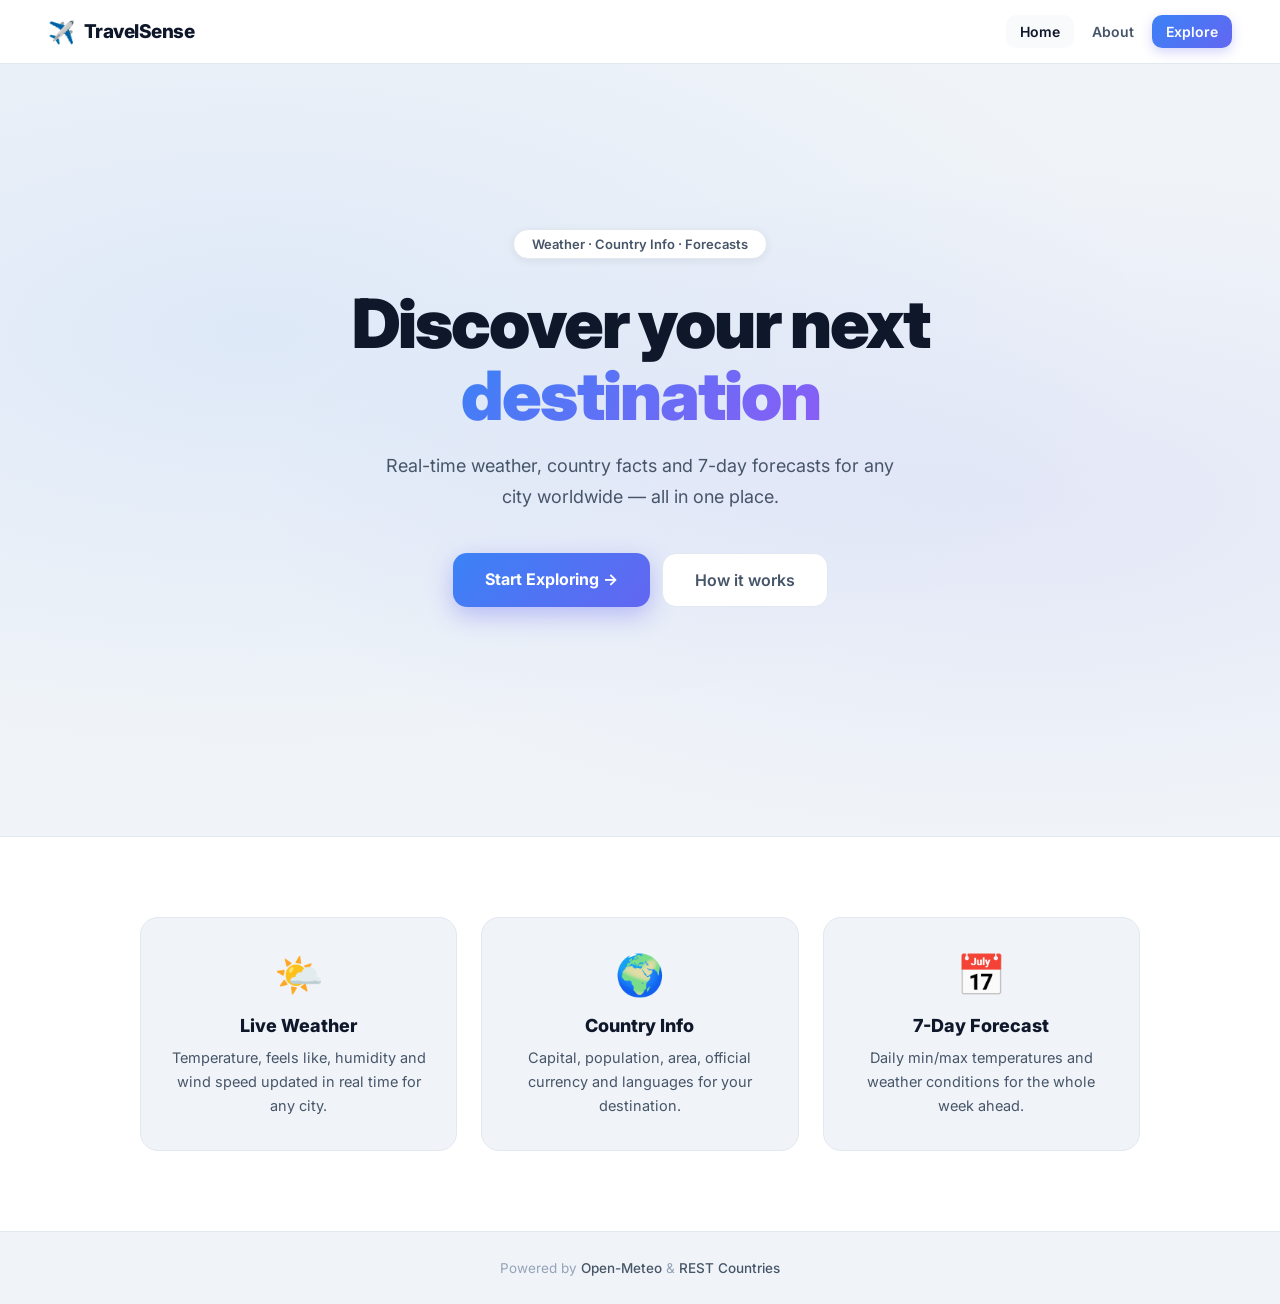
<file: index.html>
<!DOCTYPE html>
<html lang="en">
<head>
  <meta charset="UTF-8" />
  <meta name="viewport" content="width=device-width, initial-scale=1.0" />
  <title>TravelSense — Weather &amp; Destination Guide</title>
  <link rel="preconnect" href="https://fonts.googleapis.com">
  <link href="https://fonts.googleapis.com/css2?family=Inter:wght@400;500;600;700;800;900&display=swap" rel="stylesheet">
  <link rel="stylesheet" href="style.css" />
</head>
<body>
  <nav class="navbar">
    <a class="nav-brand" href="index.html">
      <span class="nav-icon">✈️</span>
      TravelSense
    </a>
    <div class="nav-links">
      <a href="index.html" class="nav-link nav-link-active">Home</a>
      <a href="about.html" class="nav-link">About</a>
      <a href="app.html" class="nav-link nav-cta">Explore</a>
    </div>
  </nav>

  <header class="land-hero">
    <div class="land-hero-inner">
      <div class="land-badge">Weather · Country Info · Forecasts</div>
      <h1 class="land-title">Discover your next <span class="accent">destination</span></h1>
      <p class="land-sub">Real-time weather, country facts and 7-day forecasts for any city worldwide — all in one place.</p>
      <div class="land-cta">
        <a href="app.html" class="btn-primary">Start Exploring →</a>
        <a href="about.html" class="btn-ghost">How it works</a>
      </div>
    </div>
  </header>

  <section class="features">
    <div class="features-inner">
      <div class="feature-card">
        <div class="feature-icon">🌤️</div>
        <h3>Live Weather</h3>
        <p>Temperature, feels like, humidity and wind speed updated in real time for any city.</p>
      </div>
      <div class="feature-card">
        <div class="feature-icon">🌍</div>
        <h3>Country Info</h3>
        <p>Capital, population, area, official currency and languages for your destination.</p>
      </div>
      <div class="feature-card">
        <div class="feature-icon">📅</div>
        <h3>7-Day Forecast</h3>
        <p>Daily min/max temperatures and weather conditions for the whole week ahead.</p>
      </div>
    </div>
  </section>

  <footer class="footer">
    <p>Powered by <a href="https://open-meteo.com" target="_blank">Open-Meteo</a> &amp; <a href="https://restcountries.com" target="_blank">REST Countries</a></p>
  </footer>
</body>
</html>
</file>
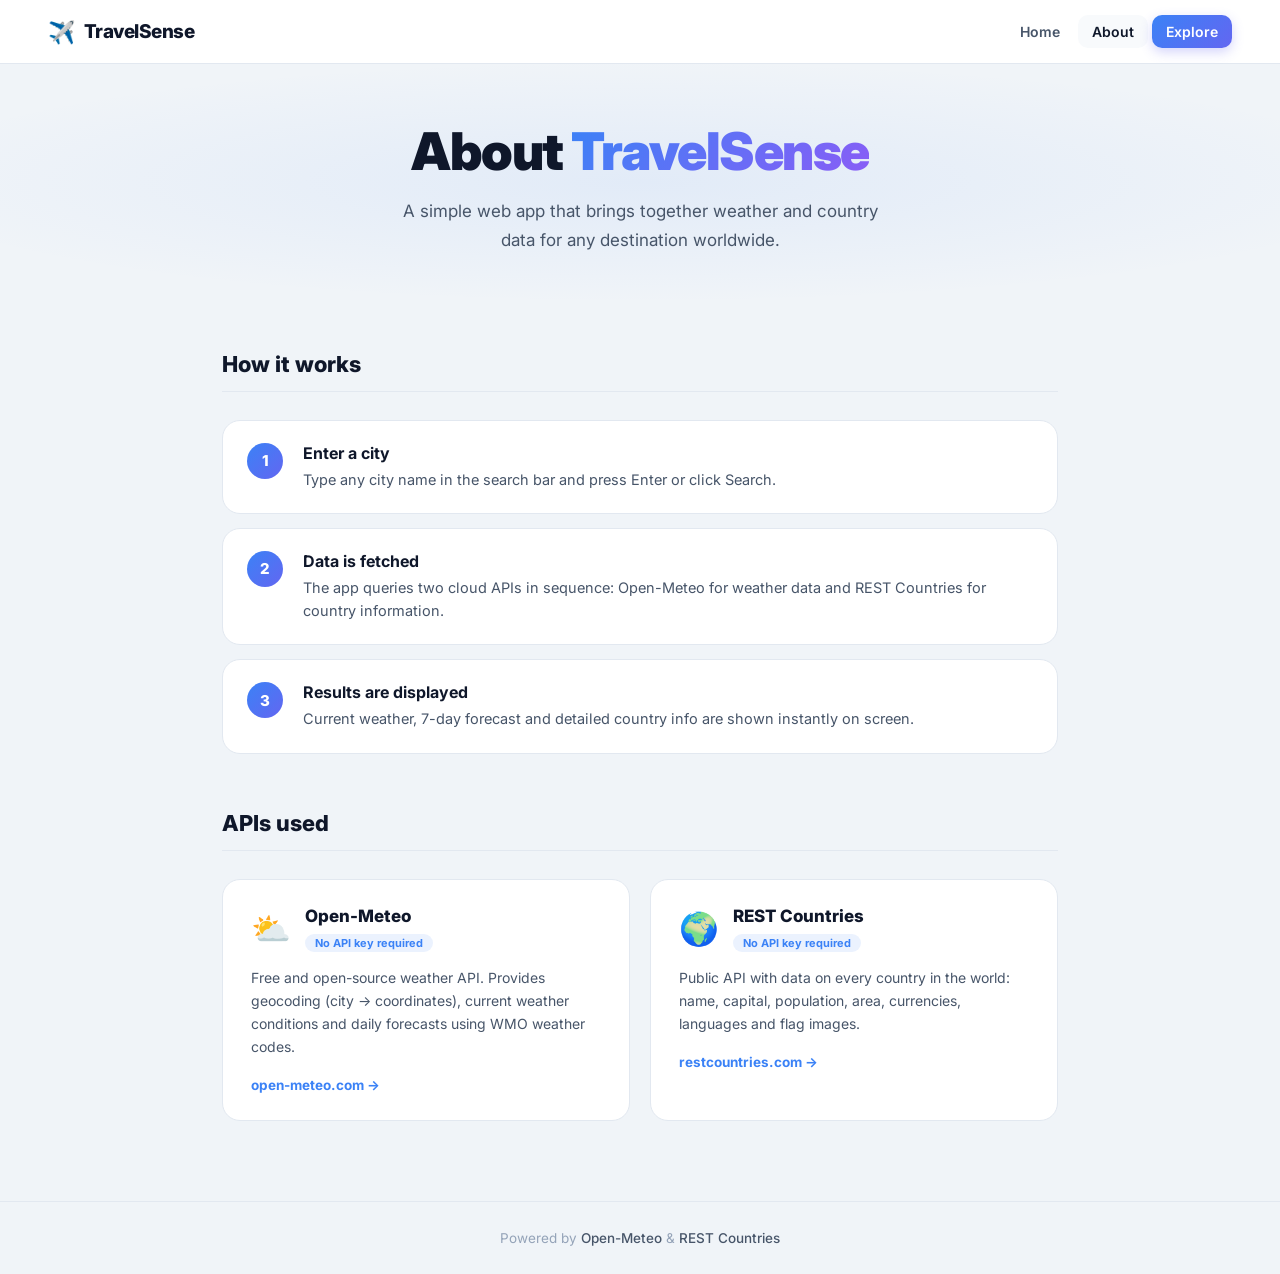
<file: about.html>
<!DOCTYPE html>
<html lang="en">
<head>
  <meta charset="UTF-8" />
  <meta name="viewport" content="width=device-width, initial-scale=1.0" />
  <title>About — TravelSense</title>
  <link rel="preconnect" href="https://fonts.googleapis.com">
  <link href="https://fonts.googleapis.com/css2?family=Inter:wght@400;500;600;700;800;900&display=swap" rel="stylesheet">
  <link rel="stylesheet" href="style.css" />
</head>
<body>
  <nav class="navbar">
    <a class="nav-brand" href="index.html">
      <span class="nav-icon">✈️</span>
      TravelSense
    </a>
    <div class="nav-links">
      <a href="index.html" class="nav-link">Home</a>
      <a href="about.html" class="nav-link nav-link-active">About</a>
      <a href="app.html" class="nav-link nav-cta">Explore</a>
    </div>
  </nav>

  <header class="page-header">
    <h1>About <span class="accent">TravelSense</span></h1>
    <p>A simple web app that brings together weather and country data for any destination worldwide.</p>
  </header>

  <main class="about-main">

    <section class="about-section">
      <h2>How it works</h2>
      <div class="steps">
        <div class="step">
          <div class="step-num">1</div>
          <div>
            <h4>Enter a city</h4>
            <p>Type any city name in the search bar and press Enter or click Search.</p>
          </div>
        </div>
        <div class="step">
          <div class="step-num">2</div>
          <div>
            <h4>Data is fetched</h4>
            <p>The app queries two cloud APIs in sequence: Open-Meteo for weather data and REST Countries for country information.</p>
          </div>
        </div>
        <div class="step">
          <div class="step-num">3</div>
          <div>
            <h4>Results are displayed</h4>
            <p>Current weather, 7-day forecast and detailed country info are shown instantly on screen.</p>
          </div>
        </div>
      </div>
    </section>

    <section class="about-section">
      <h2>APIs used</h2>
      <div class="api-cards">
        <div class="api-card">
          <div class="api-header">
            <span class="api-icon">⛅</span>
            <div>
              <h3>Open-Meteo</h3>
              <span class="api-tag">No API key required</span>
            </div>
          </div>
          <p>Free and open-source weather API. Provides geocoding (city → coordinates), current weather conditions and daily forecasts using WMO weather codes.</p>
          <a href="https://open-meteo.com" target="_blank" class="api-link">open-meteo.com →</a>
        </div>
        <div class="api-card">
          <div class="api-header">
            <span class="api-icon">🌍</span>
            <div>
              <h3>REST Countries</h3>
              <span class="api-tag">No API key required</span>
            </div>
          </div>
          <p>Public API with data on every country in the world: name, capital, population, area, currencies, languages and flag images.</p>
          <a href="https://restcountries.com" target="_blank" class="api-link">restcountries.com →</a>
        </div>
      </div>
    </section>

  </main>

  <footer class="footer">
    <p>Powered by <a href="https://open-meteo.com" target="_blank">Open-Meteo</a> &amp; <a href="https://restcountries.com" target="_blank">REST Countries</a></p>
  </footer>
</body>
</html>
</file>
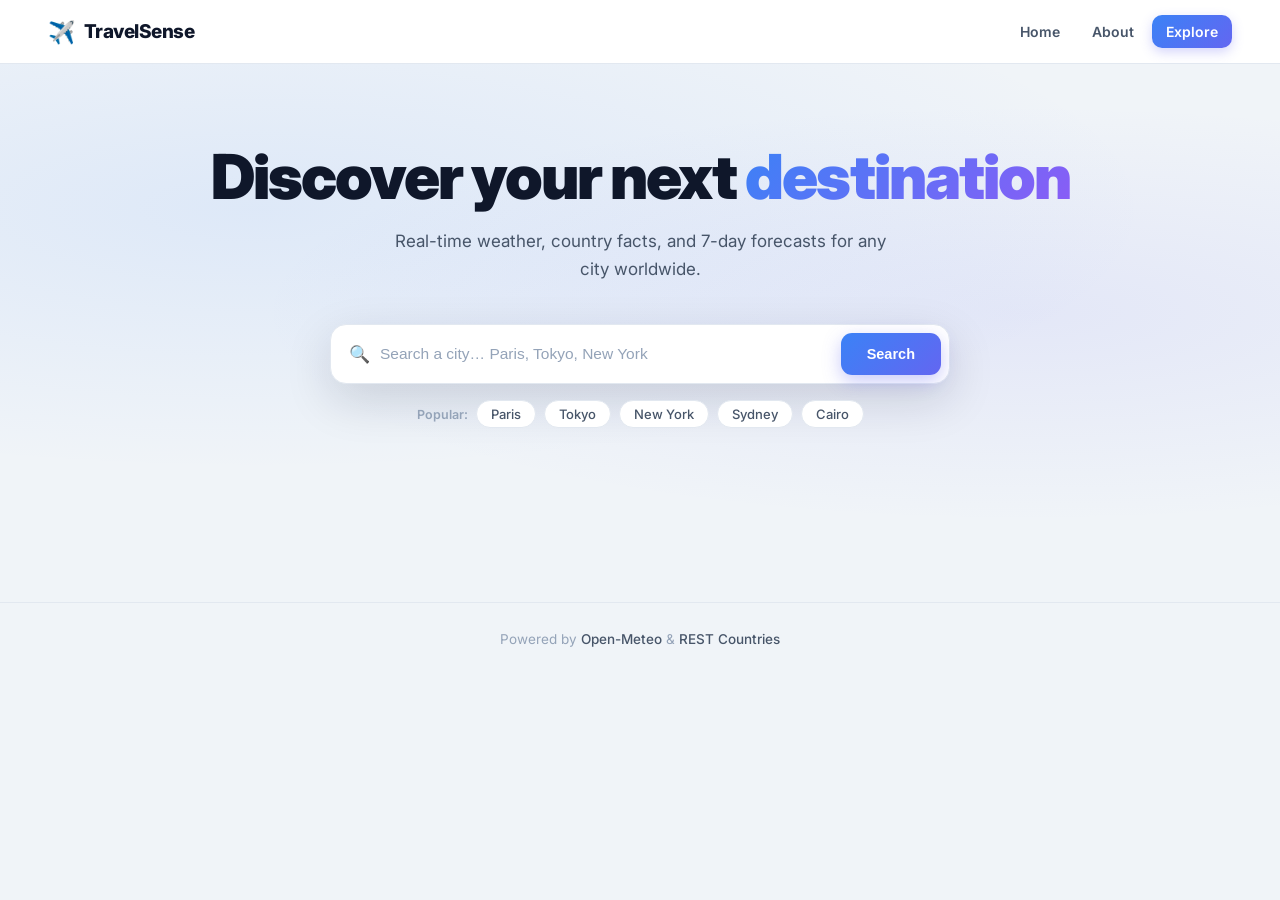
<file: app.html>
<!DOCTYPE html>
<html lang="en">
<head>
  <meta charset="UTF-8" />
  <meta name="viewport" content="width=device-width, initial-scale=1.0" />
  <title>TravelSense — Explore</title>
  <link rel="preconnect" href="https://fonts.googleapis.com">
  <link href="https://fonts.googleapis.com/css2?family=Inter:wght@400;500;600;700;800;900&display=swap" rel="stylesheet">
  <link rel="stylesheet" href="style.css" />
</head>
<body>
  <nav class="navbar">
    <a class="nav-brand" href="index.html">
      <span class="nav-icon">✈️</span>
      TravelSense
    </a>
    <div class="nav-links">
      <a href="index.html" class="nav-link">Home</a>
      <a href="about.html" class="nav-link">About</a>
      <a href="app.html" class="nav-link nav-cta active-cta">Explore</a>
    </div>
  </nav>

  <header class="hero">
    <h1 class="hero-title">Discover your next <span class="accent">destination</span></h1>
    <p class="hero-sub">Real-time weather, country facts, and 7-day forecasts for any city worldwide.</p>

    <div class="search-wrap">
      <div class="search-box">
        <span class="search-icon">🔍</span>
        <input type="text" id="cityInput" placeholder="Search a city… Paris, Tokyo, New York" autocomplete="off" />
        <button id="searchBtn" onclick="getTravelInfo()">Search</button>
      </div>
    </div>

    <div class="chip-row" id="suggestions">
      <span class="chip-label">Popular:</span>
      <span class="chip" onclick="searchCity('Paris')">Paris</span>
      <span class="chip" onclick="searchCity('Tokyo')">Tokyo</span>
      <span class="chip" onclick="searchCity('New York')">New York</span>
      <span class="chip" onclick="searchCity('Sydney')">Sydney</span>
      <span class="chip" onclick="searchCity('Cairo')">Cairo</span>
    </div>
  </header>

  <main id="main">
    <div id="loading" class="loading hidden">
      <div class="spinner"></div>
      <p>Fetching destination data…</p>
    </div>
    <div id="errorBox" class="error-box hidden"></div>
    <div id="result" class="result-grid hidden"></div>
  </main>

  <footer class="footer">
    <p>Powered by <a href="https://open-meteo.com" target="_blank">Open-Meteo</a> &amp; <a href="https://restcountries.com" target="_blank">REST Countries</a></p>
  </footer>

  <script src="script.js"></script>
</body>
</html>
</file>
<file: style.css>
/* ── Variables ──────────────────────────────────── */
:root {
  --bg:       #f0f4f8;
  --surface:  #ffffff;
  --surface2: #f8fafc;
  --border:   #e2e8f0;
  --text:     #0f172a;
  --text2:    #475569;
  --text3:    #94a3b8;
  --accent:   #3b82f6;
  --accent2:  #6366f1;
  --shadow:   rgba(15, 23, 42, 0.07);
  --shadow2:  rgba(15, 23, 42, 0.14);
  --r:        18px;
}

/* ── Reset ──────────────────────────────────────── */
*, *::before, *::after { box-sizing: border-box; margin: 0; padding: 0; }
html { scroll-behavior: smooth; }
body {
  font-family: 'Inter', -apple-system, sans-serif;
  background: var(--bg);
  color: var(--text);
  min-height: 100vh;
  transition: background .3s, color .3s;
}

/* ── Navbar ─────────────────────────────────────── */
.navbar {
  position: fixed; top: 0; left: 0; right: 0; z-index: 50;
  height: 64px;
  display: flex; align-items: center; justify-content: space-between;
  padding: 0 48px;
  background: var(--surface);
  border-bottom: 1px solid var(--border);
  backdrop-filter: blur(12px);
}
.nav-brand {
  font-size: 19px; font-weight: 800; letter-spacing: -.5px;
  display: flex; align-items: center; gap: 9px; color: var(--text);
  text-decoration: none;
}
.nav-links {
  display: flex; align-items: center; gap: 4px;
}
.nav-link {
  font-size: 14px; font-weight: 600; color: var(--text2);
  text-decoration: none; padding: 8px 14px; border-radius: 10px;
  transition: color .15s, background .15s;
}
.nav-link:hover   { color: var(--text); background: var(--surface2); }
.nav-link-active  { color: var(--text); background: var(--surface2); }
.nav-cta {
  background: linear-gradient(135deg, var(--accent), var(--accent2));
  color: #fff !important;
  box-shadow: 0 4px 12px rgba(99,102,241,.28);
}
.nav-cta:hover { opacity: .88; background: linear-gradient(135deg, var(--accent), var(--accent2)); }
.nav-icon { font-size: 22px; }


/* ── Hero ───────────────────────────────────────── */
.hero {
  min-height: 58vh;
  display: flex; flex-direction: column;
  align-items: center; justify-content: center;
  padding: 110px 24px 60px;
  text-align: center;
  background:
    radial-gradient(ellipse 70% 50% at 20% 40%, rgba(59,130,246,.10), transparent),
    radial-gradient(ellipse 60% 40% at 80% 60%, rgba(99,102,241,.09), transparent),
    var(--bg);
}
.hero-title {
  font-size: clamp(34px, 5.5vw, 62px);
  font-weight: 900; letter-spacing: -2px; line-height: 1.08;
  margin-bottom: 16px; color: var(--text);
}
.accent {
  background: linear-gradient(135deg, #3b82f6, #8b5cf6);
  -webkit-background-clip: text;
  -webkit-text-fill-color: transparent;
  background-clip: text;
}
.hero-sub {
  font-size: 17px; color: var(--text2); line-height: 1.7;
  max-width: 520px; margin-bottom: 40px;
}

/* ── Search ─────────────────────────────────────── */
.search-wrap { width: 100%; max-width: 620px; }
.search-box {
  display: flex; align-items: center; gap: 10px;
  background: var(--surface);
  border: 1.5px solid var(--border); border-radius: 16px;
  padding: 8px 8px 8px 18px;
  box-shadow: 0 16px 48px var(--shadow2);
  transition: border-color .2s, box-shadow .2s;
}
.search-box:focus-within {
  border-color: var(--accent);
  box-shadow: 0 16px 48px var(--shadow2), 0 0 0 4px rgba(59,130,246,.15);
}
.search-icon { font-size: 17px; flex-shrink: 0; }
input {
  flex: 1; border: none; background: transparent;
  font-size: 15.5px; color: var(--text); outline: none; padding: 10px 0;
}
input::placeholder { color: var(--text3); }

#searchBtn {
  flex-shrink: 0; border: none; border-radius: 11px;
  padding: 13px 26px;
  background: linear-gradient(135deg, var(--accent), var(--accent2));
  color: #fff; font-size: 14.5px; font-weight: 700; cursor: pointer;
  box-shadow: 0 6px 18px rgba(99,102,241,.35);
  transition: transform .15s, box-shadow .15s;
}
#searchBtn:hover  { transform: translateY(-1px); box-shadow: 0 10px 24px rgba(99,102,241,.45); }
#searchBtn:active { transform: translateY(0); }
#searchBtn:disabled { opacity: .65; cursor: not-allowed; transform: none; }

/* ── Chips ──────────────────────────────────────── */
.chip-row {
  display: flex; flex-wrap: wrap;
  justify-content: center; align-items: center;
  gap: 8px; margin-top: 16px;
}
.chip-label { font-size: 12.5px; font-weight: 600; color: var(--text3); }
.chip {
  background: var(--surface);
  border: 1px solid var(--border); border-radius: 999px;
  padding: 5px 14px; font-size: 13px; font-weight: 500; color: var(--text2);
  cursor: pointer; transition: all .15s;
}
.chip:hover { background: var(--accent); color: #fff; border-color: var(--accent); }

/* ── Main ───────────────────────────────────────── */
#main { padding: 0 32px 80px; max-width: 1180px; margin: 0 auto; }
.hidden { display: none !important; }

/* ── Loading ─────────────────────────────────────── */
.loading { text-align: center; padding: 64px 0; color: var(--text2); }
.spinner {
  width: 42px; height: 42px; border-radius: 50%;
  border: 3px solid var(--border); border-top-color: var(--accent);
  animation: spin .75s linear infinite;
  margin: 0 auto 18px;
}
@keyframes spin { to { transform: rotate(360deg); } }

/* ── Error ───────────────────────────────────────── */
.error-box {
  max-width: 560px; margin: 40px auto;
  background: #fff1f2; border: 1px solid #fecdd3; color: #be123c;
  padding: 18px 22px; border-radius: 14px;
  font-weight: 600; text-align: center;
}

/* ── Result grid ─────────────────────────────────── */
.result-grid {
  display: grid;
  grid-template-columns: 1fr 1fr;
  gap: 22px;
  animation: fadeUp .4s ease;
}
@keyframes fadeUp {
  from { opacity: 0; transform: translateY(18px); }
  to   { opacity: 1; transform: translateY(0); }
}

/* ── Card base ───────────────────────────────────── */
.card {
  background: var(--surface);
  border: 1px solid var(--border);
  border-radius: var(--r);
  padding: 26px 28px;
  box-shadow: 0 2px 12px var(--shadow);
  transition: transform .2s, box-shadow .2s;
}
.card:hover { transform: translateY(-2px); box-shadow: 0 6px 28px var(--shadow2); }
.card-title {
  font-size: 10.5px; font-weight: 800;
  text-transform: uppercase; letter-spacing: 1.4px;
  color: var(--text3); margin-bottom: 18px;
}

/* ── Location card ───────────────────────────────── */
.card-location {
  grid-column: 1 / -1;
  display: flex; align-items: center; gap: 26px;
  background: linear-gradient(135deg, #1a2744 0%, #0f172a 100%);
  border-color: transparent;
  color: #f1f5f9;
}
.card-location:hover { box-shadow: 0 8px 32px rgba(0,0,0,.35); }
.card-location .card-title { color: rgba(241,245,249,.45); }

.loc-flag {
  width: 76px; height: auto; border-radius: 10px;
  border: 2px solid rgba(255,255,255,.15);
  box-shadow: 0 6px 20px rgba(0,0,0,.35);
  flex-shrink: 0;
}
.loc-info h2 {
  font-size: 30px; font-weight: 900; letter-spacing: -1px;
  color: #f1f5f9; margin-bottom: 8px;
}
.loc-meta {
  display: flex; flex-wrap: wrap; gap: 18px;
  font-size: 14px; color: rgba(241,245,249,.6);
}
.loc-meta span { display: flex; align-items: center; gap: 5px; }

/* ── Weather card ────────────────────────────────── */
.weather-top {
  display: flex; align-items: center;
  gap: 18px; margin-bottom: 22px;
}
.w-icon  { font-size: 60px; line-height: 1; }
.w-temp  { font-size: 52px; font-weight: 900; letter-spacing: -2px; color: var(--text); line-height: 1; }
.w-desc  { font-size: 15px; color: var(--text2); margin-top: 4px; font-weight: 500; }

.stat-grid { display: grid; grid-template-columns: 1fr 1fr; gap: 10px; }
.stat {
  background: var(--surface2);
  border-radius: 13px; padding: 13px 15px;
}
.stat-label {
  font-size: 10px; font-weight: 700;
  text-transform: uppercase; letter-spacing: 1px;
  color: var(--text3); margin-bottom: 4px;
}
.stat-val     { font-size: 18px; font-weight: 700; color: var(--text); }
.stat-val.sm  { font-size: 13px; word-break: break-word; }

/* ── Country card ────────────────────────────────── */
.country-grid { display: grid; grid-template-columns: 1fr 1fr; gap: 10px; }

/* ── Forecast card ───────────────────────────────── */
.card-forecast { grid-column: 1 / -1; }
.forecast-scroll { overflow-x: auto; padding-bottom: 4px; }
.forecast-row {
  display: grid; grid-template-columns: repeat(7, 1fr);
  gap: 10px; min-width: 560px; margin-top: 14px;
}
.fc-day {
  background: var(--surface2); border-radius: 14px;
  padding: 14px 8px; text-align: center;
  transition: transform .15s;
}
.fc-day:hover { transform: translateY(-2px); }
.fc-name {
  font-size: 11px; font-weight: 700;
  text-transform: uppercase; letter-spacing: .8px;
  color: var(--text3); margin-bottom: 8px;
}
.fc-icon   { font-size: 26px; margin-bottom: 6px; }
.fc-max    { font-size: 16px; font-weight: 700; color: var(--text); }
.fc-min    { font-size: 12px; color: var(--text3); margin-top: 2px; }

/* ── Footer ─────────────────────────────────────── */
.footer {
  padding: 28px 32px;
  text-align: center;
  border-top: 1px solid var(--border);
  font-size: 13.5px; color: var(--text3);
}
.footer a { color: var(--text2); text-decoration: none; font-weight: 500; }
.footer a:hover { color: var(--text); }

/* ── Landing hero ────────────────────────────────── */
.land-hero {
  min-height: calc(100vh - 64px);
  display: flex; align-items: center; justify-content: center;
  padding: 80px 24px;
  text-align: center;
  background:
    radial-gradient(ellipse 70% 50% at 20% 40%, rgba(59,130,246,.10), transparent),
    radial-gradient(ellipse 60% 40% at 80% 60%, rgba(99,102,241,.09), transparent),
    var(--bg);
}
.land-hero-inner { max-width: 720px; }
.land-badge {
  display: inline-block;
  background: var(--surface); border: 1px solid var(--border);
  border-radius: 999px; padding: 6px 18px;
  font-size: 13px; font-weight: 600; color: var(--text2);
  margin-bottom: 28px;
  box-shadow: 0 2px 8px var(--shadow);
}
.land-title {
  font-size: clamp(36px, 6vw, 68px);
  font-weight: 900; letter-spacing: -2px; line-height: 1.06;
  color: var(--text); margin-bottom: 20px;
}
.land-sub {
  font-size: 18px; color: var(--text2); line-height: 1.7;
  max-width: 520px; margin: 0 auto 40px;
}
.land-cta { display: flex; justify-content: center; gap: 12px; flex-wrap: wrap; }
.btn-primary {
  display: inline-block;
  background: linear-gradient(135deg, var(--accent), var(--accent2));
  color: #fff; text-decoration: none;
  font-size: 16px; font-weight: 700;
  padding: 16px 32px; border-radius: 14px;
  box-shadow: 0 8px 24px rgba(99,102,241,.38);
  transition: transform .15s, box-shadow .15s;
}
.btn-primary:hover { transform: translateY(-2px); box-shadow: 0 12px 32px rgba(99,102,241,.5); }
.btn-ghost {
  display: inline-block;
  background: var(--surface); color: var(--text2); text-decoration: none;
  font-size: 16px; font-weight: 600;
  padding: 16px 32px; border-radius: 14px;
  border: 1.5px solid var(--border);
  transition: color .15s, border-color .15s;
}
.btn-ghost:hover { color: var(--text); border-color: var(--text3); }

/* ── Features section ────────────────────────────── */
.features {
  padding: 80px 32px;
  background: var(--surface);
  border-top: 1px solid var(--border);
}
.features-inner {
  display: grid; grid-template-columns: repeat(3, 1fr);
  gap: 24px; max-width: 1000px; margin: 0 auto;
}
.feature-card {
  background: var(--bg); border: 1px solid var(--border);
  border-radius: var(--r); padding: 32px 28px; text-align: center;
  transition: transform .2s, box-shadow .2s;
}
.feature-card:hover { transform: translateY(-3px); box-shadow: 0 8px 28px var(--shadow2); }
.feature-icon { font-size: 40px; margin-bottom: 16px; }
.feature-card h3 { font-size: 18px; font-weight: 800; color: var(--text); margin-bottom: 10px; }
.feature-card p  { font-size: 14.5px; color: var(--text2); line-height: 1.65; }

/* ── Page header (about) ─────────────────────────── */
.page-header {
  padding: 120px 24px 48px;
  text-align: center;
  background:
    radial-gradient(ellipse 60% 40% at 50% 60%, rgba(59,130,246,.08), transparent),
    var(--bg);
}
.page-header h1 {
  font-size: clamp(30px, 5vw, 52px); font-weight: 900;
  letter-spacing: -1.5px; color: var(--text); margin-bottom: 14px;
}
.page-header p { font-size: 17px; color: var(--text2); max-width: 480px; margin: 0 auto; line-height: 1.7; }

/* ── About main ──────────────────────────────────── */
.about-main {
  max-width: 900px; margin: 0 auto;
  padding: 48px 32px 80px;
  display: flex; flex-direction: column; gap: 56px;
}
.about-section h2 {
  font-size: 22px; font-weight: 800; color: var(--text);
  margin-bottom: 28px; padding-bottom: 14px;
  border-bottom: 1px solid var(--border);
}
.steps { display: flex; flex-direction: column; gap: 14px; }
.step {
  display: flex; align-items: flex-start; gap: 20px;
  background: var(--surface); border: 1px solid var(--border);
  border-radius: var(--r); padding: 22px 24px;
}
.step-num {
  width: 36px; height: 36px; border-radius: 50%; flex-shrink: 0;
  background: linear-gradient(135deg, var(--accent), var(--accent2));
  color: #fff; font-size: 15px; font-weight: 800;
  display: grid; place-items: center;
}
.step h4 { font-size: 16px; font-weight: 700; color: var(--text); margin-bottom: 5px; }
.step p  { font-size: 14.5px; color: var(--text2); line-height: 1.6; }

.api-cards { display: grid; grid-template-columns: 1fr 1fr; gap: 20px; }
.api-card {
  background: var(--surface); border: 1px solid var(--border);
  border-radius: var(--r); padding: 26px 28px;
}
.api-header { display: flex; align-items: center; gap: 14px; margin-bottom: 14px; }
.api-icon { font-size: 32px; }
.api-card h3 { font-size: 17px; font-weight: 800; color: var(--text); margin-bottom: 5px; }
.api-tag {
  display: inline-block; font-size: 11px; font-weight: 700;
  background: rgba(59,130,246,.10); color: var(--accent);
  border-radius: 999px; padding: 2px 10px;
}
.api-card p  { font-size: 14px; color: var(--text2); line-height: 1.65; margin-bottom: 16px; }
.api-link    { font-size: 13.5px; font-weight: 700; color: var(--accent); text-decoration: none; }
.api-link:hover { text-decoration: underline; }

/* ── Responsive ──────────────────────────────────── */
@media (max-width: 860px) {
  .navbar          { padding: 0 20px; }
  .hero            { padding: 90px 20px 48px; }
  #main            { padding: 0 20px 60px; }
  .result-grid     { grid-template-columns: 1fr; }
  .card-location   { grid-column: 1; flex-direction: column; text-align: center; }
  .loc-meta        { justify-content: center; }
  .card-forecast   { grid-column: 1; }
  .features-inner  { grid-template-columns: 1fr; max-width: 480px; }
  .api-cards       { grid-template-columns: 1fr; }
  .about-main      { padding: 32px 20px 60px; }
}
@media (max-width: 560px) {
  .search-box   { flex-wrap: wrap; padding: 10px; }
  #searchBtn    { width: 100%; }
  .hero-title   { letter-spacing: -1px; }
  .land-cta     { flex-direction: column; align-items: center; }
  .btn-primary,
  .btn-ghost    { width: 100%; max-width: 320px; text-align: center; }
  .nav-link:not(.nav-cta) { display: none; }
}
</file>
